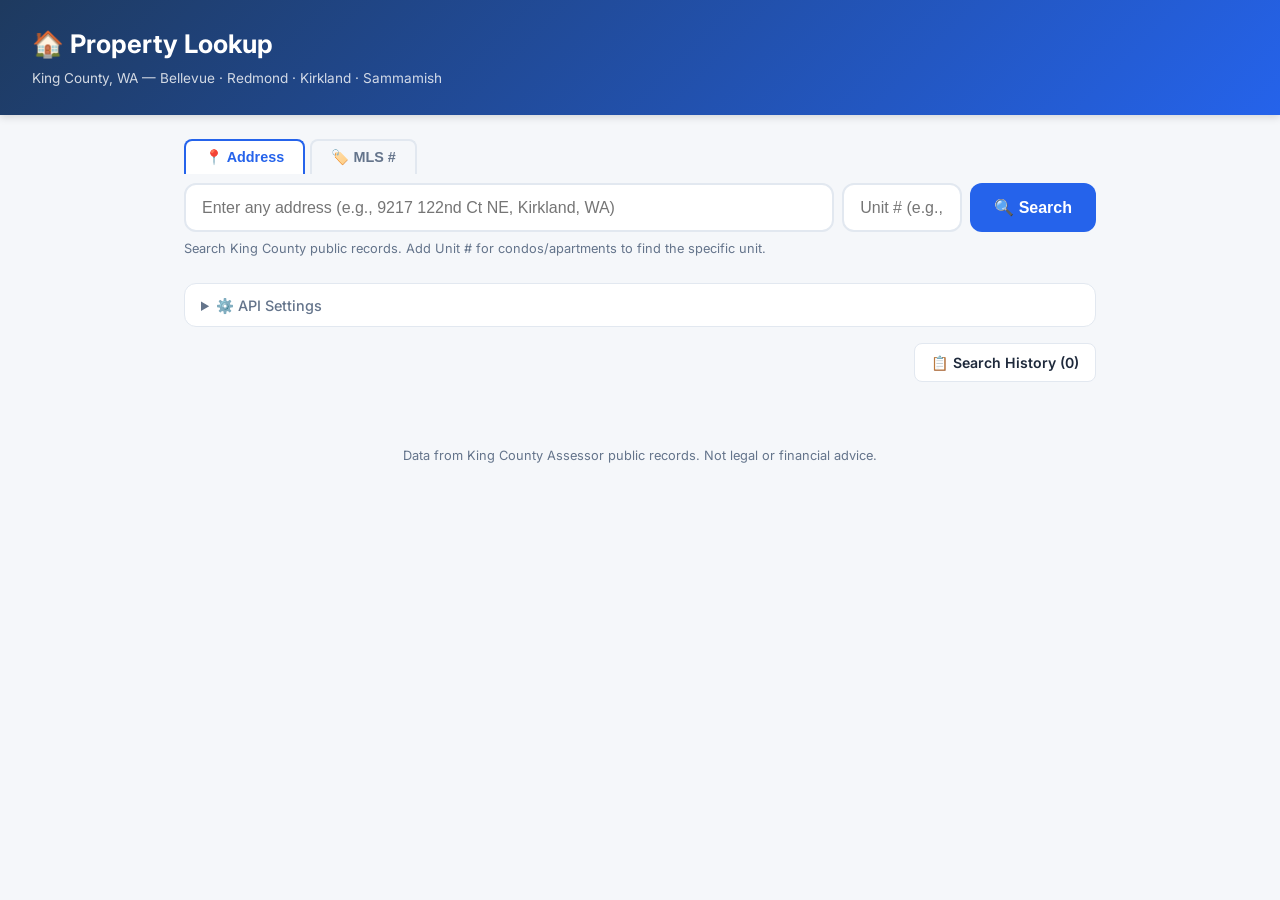
<file: public/index.html>
<!DOCTYPE html>
<html lang="en">
<head>
  <meta charset="UTF-8" />
  <meta name="viewport" content="width=device-width, initial-scale=1.0" />
  <title>Property Lookup — King County, WA</title>
  <link rel="stylesheet" href="style.css" />
  <link rel="preconnect" href="https://fonts.googleapis.com" />
  <link href="https://fonts.googleapis.com/css2?family=Inter:wght@400;500;600;700&display=swap" rel="stylesheet" />
</head>
<body>
  <header>
    <div class="header-inner">
      <h1>🏠 Property Lookup</h1>
      <span class="subtitle">King County, WA — Bellevue · Redmond · Kirkland · Sammamish</span>
    </div>
  </header>

  <main>
    <!-- Search -->
    <section class="search-section">
      <div class="search-tabs">
        <button class="tab active" onclick="switchTab('address', this)">📍 Address</button>
        <button class="tab" onclick="switchTab('mls', this)">🏷️ MLS #</button>
      </div>
      <div id="searchAddress" class="search-box">
        <input type="text" id="addressInput"
          placeholder="Enter any address (e.g., 9217 122nd Ct NE, Kirkland, WA)" />
        <input type="text" id="unitInput"
          placeholder="Unit # (e.g., 301)" class="unit-input" />
        <button id="searchBtn" onclick="doSearch()">🔍 Search</button>
      </div>
      <div id="searchMls" class="search-box hidden">
        <input type="text" id="mlsInput"
          placeholder="MLS number (e.g., 2489193)" />
        <select id="mlsState" title="State for MLS lookup">
          <option value="WA" selected>WA</option>
          <option value="AL">AL</option><option value="AK">AK</option><option value="AZ">AZ</option>
          <option value="AR">AR</option><option value="CA">CA</option><option value="CO">CO</option>
          <option value="CT">CT</option><option value="DE">DE</option><option value="FL">FL</option>
          <option value="GA">GA</option><option value="HI">HI</option><option value="ID">ID</option>
          <option value="IL">IL</option><option value="IN">IN</option><option value="IA">IA</option>
          <option value="KS">KS</option><option value="KY">KY</option><option value="LA">LA</option>
          <option value="ME">ME</option><option value="MD">MD</option><option value="MA">MA</option>
          <option value="MI">MI</option><option value="MN">MN</option><option value="MS">MS</option>
          <option value="MO">MO</option><option value="MT">MT</option><option value="NE">NE</option>
          <option value="NV">NV</option><option value="NH">NH</option><option value="NJ">NJ</option>
          <option value="NM">NM</option><option value="NY">NY</option><option value="NC">NC</option>
          <option value="ND">ND</option><option value="OH">OH</option><option value="OK">OK</option>
          <option value="OR">OR</option><option value="PA">PA</option><option value="RI">RI</option>
          <option value="SC">SC</option><option value="SD">SD</option><option value="TN">TN</option>
          <option value="TX">TX</option><option value="UT">UT</option><option value="VT">VT</option>
          <option value="VA">VA</option><option value="WV">WV</option><option value="WI">WI</option>
          <option value="WY">WY</option><option value="DC">DC</option>
        </select>
        <button id="searchMlsBtn" onclick="doMlsSearch()">🔍 Lookup</button>
      </div>
      <p class="hint" id="searchHint">Search King County public records. Add Unit # for condos/apartments to find the specific unit.</p>
    </section>

    <!-- Settings Toggle -->
    <details class="settings-panel">
      <summary>⚙️ API Settings</summary>
      <div class="settings-body">
        <label>
          Realtor RapidAPI Key <span class="note">(for estimated value, property photos, MLS lookup &amp; HOA data — <a href="https://rapidapi.com/apidojo/api/realtor" target="_blank">get free key</a>)</span>
          <input type="password" id="realtorApiKey" placeholder="From rapidapi.com/apidojo/api/realtor" />
        </label>
        <label>
          Google Maps API Key <span class="note">(for Street View images — <a href="https://console.cloud.google.com/apis/credentials" target="_blank">get one free</a>)</span>
          <input type="password" id="googleMapsKey" placeholder="AIza..." />
        </label>
        <button onclick="saveSettings()">💾 Save Keys</button>
        <span id="settingsStatus" class="note"></span>
      </div>
    </details>

    <!-- Search History Link -->
    <div style="text-align:right;margin-bottom:0.5rem;">
      <a href="history.html" target="_blank" class="history-link" id="historyLink">📋 Search History (<span id="historyCount">0</span>)</a>
    </div>

    <!-- Loading -->
    <div id="loading" class="hidden">
      <div class="spinner"></div>
      <p>Searching King County Assessor records…</p>
    </div>

    <!-- Error -->
    <div id="error" class="hidden card error-card">
      <p id="errorMsg"></p>
    </div>

    <!-- No Results -->
    <div id="noResults" class="hidden card no-results-card">
      <div class="no-results-icon">🔍</div>
      <h2>No Property Found</h2>
      <p>We couldn't find any King County records for:<br><strong id="noResultsAddr"></strong></p>
      <div class="no-results-tips">
        <h3>Tips for better results:</h3>
        <ul>
          <li>Use just the <strong>street address</strong> without city/state (e.g., <code>1835 104TH AVE NE</code>)</li>
          <li>Use the official street name — check your mail or <a href="https://gismaps.kingcounty.gov/parcelviewer2/" target="_blank">KC Parcel Viewer</a></li>
          <li>Spell out abbreviations: <code>AVE</code>, <code>ST</code>, <code>DR</code>, <code>NE</code>, <code>SE</code></li>
          <li>This tool only covers <strong>King County, WA</strong></li>
        </ul>
      </div>
    </div>

    <!-- Results -->
    <div id="results" class="hidden">
      <!-- Data Sources Banner -->
      <div class="sources-banner" id="sourcesBanner"></div>

      <!-- Property Images -->
      <section class="card" id="imageCard">
        <h2>📸 Property Images</h2>
        <div class="image-gallery" id="imageGallery">
          <!-- Filled dynamically: Realtor photo, Google Street View, map -->
        </div>
        <div class="photo-links" id="photoLinks">
          <!-- Links to Zillow photos, Realtor, Redfin, Google Street View -->
        </div>
      </section>

      <!-- Property Overview -->
      <section class="card" id="overviewCard">
        <h2>📋 Property Overview</h2>
        <div class="overview-grid">
          <div class="overview-details" id="overviewDetails"></div>
        </div>
      </section>

      <!-- Market Value -->
      <section class="card" id="marketCard">
        <h2>💰 Market Value</h2>
        <div class="value-grid" id="marketValues"></div>
        <div id="rentalValues"></div>
      </section>

      <!-- Monthly Cost Breakdown -->
      <section class="card" id="emiCard">
        <h2>💳 Monthly Cost Breakdown</h2>
        <div class="emi-inputs" id="emiInputs">
          <div class="emi-row">
            <label>Home Price ($): <input type="number" id="emiPrice" placeholder="0" /></label>
            <label>Down Payment (%): <input type="number" id="emiDown" value="10" min="0" max="100" step="1" /></label>
          </div>
          <div class="emi-row">
            <label>Interest Rate (%): <input type="number" id="emiRate" step="0.01" placeholder="6.5" /></label>
            <label>Loan Term (years):
              <select id="emiTerm">
                <option value="30" selected>30 years</option>
                <option value="20">20 years</option>
                <option value="15">15 years</option>
                <option value="10">10 years</option>
              </select>
            </label>
          </div>
          <div class="emi-row">
            <label>Annual Property Tax ($): <input type="number" id="emiTax" placeholder="0" /></label>
            <label>Monthly HOA ($): <input type="number" id="emiHoa" placeholder="0" /></label>
          </div>
          <div class="emi-row">
            <label>Annual Insurance ($): <input type="number" id="emiInsurance" placeholder="0" /></label>
          </div>
          <div style="margin-top:0.6rem;">
            <button class="emi-calc-btn" onclick="recalculateEMI()">🔄 Recalculate Monthly Cost</button>
          </div>
          <div id="emiRateSource" class="note" style="margin-top:0.3rem;"></div>
        </div>
        <div class="emi-breakdown" id="emiBreakdown"></div>
      </section>

      <!-- My Notes & HOA Coverage -->
      <section class="card" id="notesCard">
        <h2>📝 My Notes</h2>
        <div style="display:flex;flex-direction:column;gap:0.8rem;">
          <div>
            <label style="font-weight:600;font-size:0.9rem;display:block;margin-bottom:0.3rem;">Additional Notes</label>
            <textarea id="userNotes" rows="3" placeholder="Your notes about this property (e.g., liked the layout, needs new roof, quiet neighborhood...)" style="width:100%;padding:0.6rem;border:1px solid var(--border);border-radius:8px;font-family:inherit;font-size:0.88rem;resize:vertical;"></textarea>
          </div>
          <div>
            <label style="font-weight:600;font-size:0.9rem;display:block;margin-bottom:0.5rem;">HOA Covers</label>
            <div class="hoa-checkboxes" id="hoaCheckboxes">
              <label class="hoa-cb"><input type="checkbox" value="Water"> Water</label>
              <label class="hoa-cb"><input type="checkbox" value="Sewer"> Sewer</label>
              <label class="hoa-cb"><input type="checkbox" value="Garbage"> Garbage</label>
              <label class="hoa-cb"><input type="checkbox" value="Exterior Maintenance"> Exterior Maintenance</label>
              <label class="hoa-cb"><input type="checkbox" value="Roof"> Roof</label>
              <label class="hoa-cb"><input type="checkbox" value="Landscaping"> Landscaping</label>
              <label class="hoa-cb"><input type="checkbox" value="Snow Removal"> Snow Removal</label>
              <label class="hoa-cb"><input type="checkbox" value="Common Areas"> Common Areas</label>
              <label class="hoa-cb"><input type="checkbox" value="Pool"> Pool</label>
              <label class="hoa-cb"><input type="checkbox" value="Gym / Fitness"> Gym / Fitness</label>
              <label class="hoa-cb"><input type="checkbox" value="Clubhouse"> Clubhouse</label>
              <label class="hoa-cb"><input type="checkbox" value="Parking"> Parking</label>
              <label class="hoa-cb"><input type="checkbox" value="Security / Gate"> Security / Gate</label>
              <label class="hoa-cb"><input type="checkbox" value="Insurance (Building)"> Insurance (Building)</label>
              <label class="hoa-cb"><input type="checkbox" value="Internet / Cable"> Internet / Cable</label>
              <label class="hoa-cb"><input type="checkbox" value="Pest Control"> Pest Control</label>
              <label class="hoa-cb"><input type="checkbox" value="Earthquake Insurance"> Earthquake Insurance</label>
              <label class="hoa-cb"><input type="checkbox" value="Reserve Fund"> Reserve Fund</label>
            </div>
            <input type="text" id="hoaCoversOther" placeholder="Other (comma-separated)" style="width:100%;margin-top:0.4rem;padding:0.5rem 0.6rem;border:1px solid var(--border);border-radius:8px;font-size:0.85rem;" />
          </div>
          <button class="emi-calc-btn" onclick="saveNotes()" style="max-width:250px;">💾 Save Notes</button>
        </div>
      </section>

      <!-- Sales History -->
      <section class="card" id="salesCard">
        <h2>🏷️ Sales &amp; Price History</h2>
        <table id="salesTable">
          <thead><tr><th>Date</th><th>Price</th><th>Event</th><th>Source</th></tr></thead>
          <tbody id="salesBody"></tbody>
        </table>
        <p id="salesEmpty" class="empty hidden">No sales or price history found. Check eReal Property for older records.</p>
      </section>

      <!-- Condition & Quality -->
      <section class="card" id="conditionCard">
        <h2>🔨 Property Condition & Details</h2>
        <div class="condition-grid" id="conditionGrid"></div>
      </section>

      <!-- Vastu & Direction -->
      <section class="card" id="vastuCard">
        <h2>🧭 Vastu Shastra Analysis</h2>
        <details class="vastu-explainer">
          <summary>❓ What is Vastu Shastra &amp; why does it matter for your home?</summary>
          <div class="vastu-explainer-body">
            <p><strong>Vastu Shastra</strong> is an ancient Indian architectural science (over 5,000 years old) that guides the design and orientation of buildings to harmonize with natural energy flows — sunlight, wind, magnetic fields, and cosmic energy.</p>
            <p><strong>The entrance door direction</strong> is the single most important Vastu factor when buying a home. It determines which cosmic energy enters your living space and influences health, wealth, career, and relationships.</p>
            <h4>🎯 How to use this analysis:</h4>
            <ol>
              <li><strong>Find the direction:</strong> Stand at your main entrance door, facing outward. Use a compass app on your phone — the direction you face is your entrance direction.</li>
              <li><strong>Select it on the compass above</strong> to see the full analysis.</li>
              <li><strong>Read the career-specific sections</strong> (💻 IT and 💰 Finance) for guidance tailored to your profession.</li>
              <li><strong>Apply remedies</strong> if the direction is below average — most Vastu doshas (defects) can be significantly reduced with the right remedies.</li>
            </ol>
            <h4>📊 Direction Rankings (best → worst):</h4>
            <table class="vastu-rank-table">
              <tr><td>🟢 <strong>NE (95)</strong></td><td>Best overall — wisdom, prosperity, spiritual growth</td></tr>
              <tr><td>🟢 <strong>E (90)</strong></td><td>Leadership, health, morning energy — great for managers</td></tr>
              <tr><td>🟢 <strong>N (85)</strong></td><td>Wealth &amp; career — #1 for finance professionals</td></tr>
              <tr><td>🟢 <strong>W (65)</strong></td><td>Steady growth through discipline — Saturn rewards patience</td></tr>
              <tr><td>🟡 <strong>NW (60)</strong></td><td>Mobility &amp; networking — good for consultants, risky for stability</td></tr>
              <tr><td>🟡 <strong>SE (55)</strong></td><td>Fire energy — drives ambition but can cause burnout &amp; conflicts</td></tr>
              <tr><td>🟠 <strong>S (45)</strong></td><td>Obstacles &amp; stagnation — needs strong remedies</td></tr>
              <tr><td>🔴 <strong>SW (30)</strong></td><td>Most challenging — confusion, losses. Consider carefully before buying</td></tr>
            </table>
            <p class="note" style="margin-top:0.8rem">⚠️ Vastu is one factor among many. A great home in a good location with an imperfect direction can still be the right choice — especially with remedies applied. Use this as guidance, not a dealbreaker.</p>
          </div>
        </details>
        <div class="vastu-direction">
          <label class="vastu-label">Entrance Door Direction:</label>
          <div class="direction-picker" id="directionPicker">
            <div class="compass-ring">
              <button class="dir-btn" data-dir="N" onclick="setDirection('N',this)">N</button>
              <button class="dir-btn" data-dir="NE" onclick="setDirection('NE',this)">NE</button>
              <button class="dir-btn" data-dir="E" onclick="setDirection('E',this)">E</button>
              <button class="dir-btn" data-dir="SE" onclick="setDirection('SE',this)">SE</button>
              <button class="dir-btn" data-dir="S" onclick="setDirection('S',this)">S</button>
              <button class="dir-btn" data-dir="SW" onclick="setDirection('SW',this)">SW</button>
              <button class="dir-btn" data-dir="W" onclick="setDirection('W',this)">W</button>
              <button class="dir-btn" data-dir="NW" onclick="setDirection('NW',this)">NW</button>
            </div>
          </div>
          <p class="note" id="directionAutoNote"></p>
        </div>
        <div class="vastu-result" id="vastuResult">
          <p class="note">Select the entrance door direction above to see Vastu analysis.</p>
        </div>
      </section>

      <!-- Good Buy Analysis -->
      <section class="card" id="buyAnalysisCard">
        <h2>🎯 Should You Buy? — Analysis</h2>
        <div class="buy-score-header" id="buyScoreHeader"></div>
        <div class="buy-factors" id="buyFactors"></div>
        <div class="buy-summary" id="buySummary"></div>
      </section>

      <!-- HOA Info -->
      <section class="card" id="hoaCard">
        <h2>🏘️ HOA Information</h2>
        <div class="hoa-content" id="hoaContent"></div>
        <div class="hoa-manual">
          <h3>HOA Details (saved locally in your browser)</h3>
          <div class="hoa-form">
            <label>Monthly HOA ($): <input type="number" id="hoaManualCost" placeholder="0" /></label>
            <label>Notes: <textarea id="hoaNotes" rows="2" placeholder="e.g., includes pool, gym, landscaping…"></textarea></label>
            <button onclick="saveHoaManual()">💾 Save</button>
          </div>
        </div>
      </section>

      <!-- Special Assessments -->
      <section class="card" id="specialCard">
        <h2>⚠️ Special Assessments</h2>
        <div id="specialContent">
          <p class="note">Special assessments (LIDs, utility assessments) are not in public APIs.
            Check <a href="https://blue.kingcounty.com/Assessor/eRealProperty/" target="_blank">King County eReal Property</a>
            or your HOA documents. You can track them here:</p>
          <div class="hoa-form" style="margin-top:0.5rem">
            <label>Description: <input type="text" id="specialDesc" placeholder="e.g., Sewer LID" /></label>
            <label>Amount ($): <input type="number" id="specialAmount" placeholder="0" /></label>
            <button onclick="addSpecialAssessment()">➕ Add</button>
          </div>
          <ul id="specialList"></ul>
        </div>
      </section>

      <!-- Links -->
      <section class="card" id="linksCard">
        <h2>🔗 More Resources</h2>
        <div id="linksContent"></div>
      </section>
    </div>
  </main>

  <footer>
    <p>Data from King County Assessor public records. Not legal or financial advice.</p>
  </footer>

  <script src="app.js"></script>
</body>
</html>
</file>
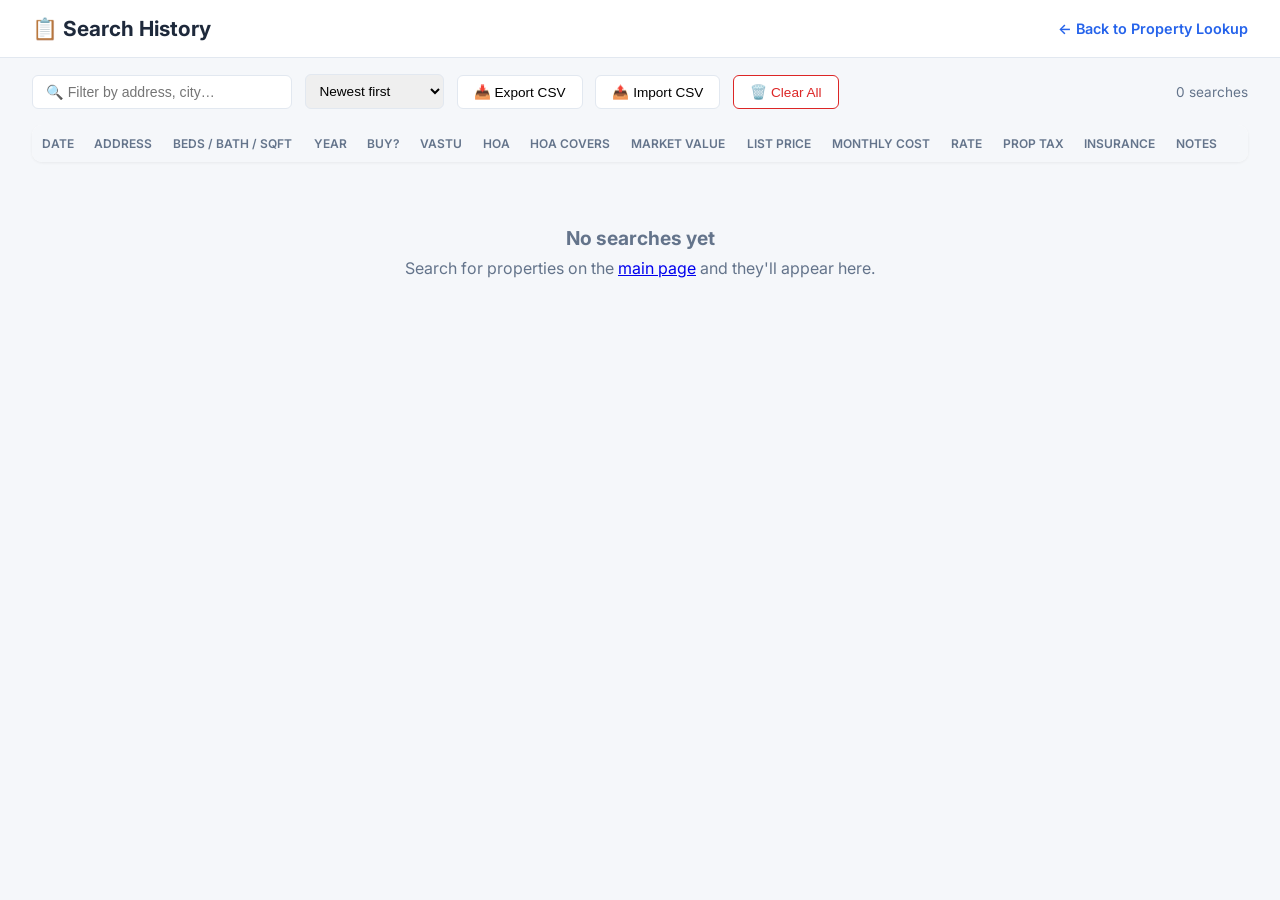
<file: public/history.html>
<!DOCTYPE html>
<html lang="en">
<head>
  <meta charset="UTF-8" />
  <meta name="viewport" content="width=device-width, initial-scale=1.0" />
  <title>Search History — Property Lookup</title>
  <link rel="preconnect" href="https://fonts.googleapis.com" />
  <link href="https://fonts.googleapis.com/css2?family=Inter:wght@400;500;600;700&display=swap" rel="stylesheet" />
  <style>
    :root {
      --bg: #f5f7fa; --card: #ffffff; --accent: #2563eb; --accent-light: #dbeafe;
      --green: #16a34a; --red: #dc2626; --text: #1e293b; --muted: #64748b; --border: #e2e8f0;
      --primary: #4f46e5;
    }
    * { margin: 0; padding: 0; box-sizing: border-box; }
    body { font-family: "Inter", sans-serif; background: var(--bg); color: var(--text); }

    header {
      background: var(--card); border-bottom: 1px solid var(--border);
      padding: 1rem 2rem; display: flex; justify-content: space-between; align-items: center;
    }
    header h1 { font-size: 1.3rem; }
    header a { color: var(--accent); text-decoration: none; font-weight: 600; font-size: 0.9rem; }
    header a:hover { text-decoration: underline; }

    .toolbar {
      display: flex; gap: 0.8rem; align-items: center; padding: 1rem 2rem; flex-wrap: wrap;
    }
    .toolbar input {
      padding: 0.5rem 0.8rem; border: 1px solid var(--border); border-radius: 6px;
      font-size: 0.88rem; width: 260px;
    }
    .toolbar select {
      padding: 0.5rem 0.6rem; border: 1px solid var(--border); border-radius: 6px; font-size: 0.85rem;
    }
    .toolbar button {
      padding: 0.5rem 1rem; border: 1px solid var(--border); border-radius: 6px;
      background: var(--card); cursor: pointer; font-size: 0.85rem; font-weight: 500;
    }
    .toolbar button:hover { background: var(--accent-light); }
    .toolbar button.danger { color: var(--red); border-color: var(--red); }
    .toolbar button.danger:hover { background: #fee2e2; }
    .count { font-size: 0.85rem; color: var(--muted); margin-left: auto; }

    .table-wrap { padding: 0 2rem 2rem; overflow-x: auto; }
    table { width: 100%; border-collapse: collapse; font-size: 0.85rem; background: var(--card); border-radius: 10px; overflow: hidden; box-shadow: 0 1px 3px rgba(0,0,0,0.06); }
    thead { background: var(--bg); position: sticky; top: 0; z-index: 1; }
    th {
      text-align: left; padding: 0.7rem 0.6rem; font-weight: 600; font-size: 0.75rem;
      text-transform: uppercase; color: var(--muted); white-space: nowrap; cursor: pointer; user-select: none;
    }
    th:hover { color: var(--text); }
    th .sort-arrow { font-size: 0.65rem; margin-left: 2px; }
    td { padding: 0.6rem; border-top: 1px solid var(--border); white-space: nowrap; }
    tr:hover { background: var(--accent-light); }
    tr { cursor: pointer; }
    tbody tr:hover td:first-child::before { content: "🔍 "; font-size: 0.7rem; }

    .buy-badge {
      display: inline-block; padding: 0.2rem 0.55rem; border-radius: 10px;
      font-size: 0.75rem; font-weight: 600; white-space: nowrap;
    }
    .buy-strong { background: #dcfce7; color: #166534; }
    .buy-decent { background: #fef9c3; color: #854d0e; }
    .buy-caution { background: #ffedd5; color: #9a3412; }
    .buy-no { background: #fee2e2; color: #991b1b; }

    .vastu-good { color: var(--green); font-weight: 600; }
    .vastu-ok { color: #f59e0b; font-weight: 600; }
    .vastu-bad { color: var(--red); font-weight: 600; }

    .addr-cell { max-width: 280px; overflow: hidden; text-overflow: ellipsis; }
    .notes-cell { max-width: 180px; overflow: hidden; text-overflow: ellipsis; white-space: nowrap; font-size: 0.8rem; color: var(--muted); }
    .notes-cell:hover { white-space: normal; overflow: visible; background: var(--card); position: relative; z-index: 2; box-shadow: 0 2px 8px rgba(0,0,0,0.1); }
    .sub { font-size: 0.75rem; color: var(--muted); }

    .empty-state {
      text-align: center; padding: 4rem 2rem; color: var(--muted);
    }
    .empty-state h2 { font-size: 1.2rem; margin-bottom: 0.5rem; }

    .del-btn {
      background: none; border: 1px solid transparent; border-radius: 6px; cursor: pointer;
      color: var(--muted); font-size: 0.85rem; padding: 0.25rem 0.5rem; transition: all 0.15s;
    }
    .del-btn:hover { color: var(--red); border-color: var(--red); background: #fee2e2; }

    @media (max-width: 768px) {
      header, .toolbar, .table-wrap { padding-left: 1rem; padding-right: 1rem; }
      .toolbar input { width: 100%; }
    }
  </style>
</head>
<body>

<header>
  <h1>📋 Search History</h1>
  <a href="index.html">← Back to Property Lookup</a>
</header>

<div class="toolbar">
  <input type="text" id="filterInput" placeholder="🔍 Filter by address, city…" oninput="renderTable()" />
  <select id="sortBy" onchange="renderTable()">
    <option value="date-desc">Newest first</option>
    <option value="date-asc">Oldest first</option>
    <option value="score-desc">Best buy score</option>
    <option value="score-asc">Worst buy score</option>
    <option value="price-asc">Lowest price</option>
    <option value="price-desc">Highest price</option>
    <option value="monthly-asc">Lowest monthly</option>
    <option value="monthly-desc">Highest monthly</option>
  </select>
  <button onclick="exportCSV()">📥 Export CSV</button>
  <button onclick="document.getElementById('csvFileInput').click()">📤 Import CSV</button>
  <input type="file" id="csvFileInput" accept=".csv" style="display:none" onchange="importCSV(this)" />
  <button class="danger" onclick="clearAll()">🗑️ Clear All</button>
  <span class="count" id="countLabel">0 searches</span>
</div>

<div class="table-wrap">
  <table id="historyTable">
    <thead>
      <tr>
        <th>Date</th>
        <th>Address</th>
        <th>Beds / Bath / SqFt</th>
        <th>Year</th>
        <th>Buy?</th>
        <th>Vastu</th>
        <th>HOA</th>
        <th>HOA Covers</th>
        <th>Market Value</th>
        <th>List Price</th>
        <th>Monthly Cost</th>
        <th>Rate</th>
        <th>Prop Tax</th>
        <th>Insurance</th>
        <th>Notes</th>
        <th></th>
      </tr>
    </thead>
    <tbody id="historyBody"></tbody>
  </table>
  <div class="empty-state hidden" id="emptyState">
    <h2>No searches yet</h2>
    <p>Search for properties on the <a href="index.html">main page</a> and they'll appear here.</p>
  </div>
</div>

<script>
const HISTORY_KEY = "property_search_history";

function getHistory() {
  try { return JSON.parse(localStorage.getItem(HISTORY_KEY) || "[]"); }
  catch { return []; }
}

function fmtH(v) { return v ? "$" + Math.round(v).toLocaleString() : "—"; }

function renderTable() {
  const filter = document.getElementById("filterInput").value.toLowerCase();
  const sortKey = document.getElementById("sortBy").value;
  let data = getHistory();

  // Filter
  if (filter) {
    data = data.filter(h =>
      (h.address || "").toLowerCase().includes(filter) ||
      (h.city || "").toLowerCase().includes(filter) ||
      (h.state || "").toLowerCase().includes(filter) ||
      (h.zip || "").includes(filter)
    );
  }

  // Sort
  const [field, dir] = sortKey.split("-");
  data.sort((a, b) => {
    let va, vb;
    if (field === "date") { va = new Date(a.date).getTime(); vb = new Date(b.date).getTime(); }
    else if (field === "score") { va = a.buyScore ?? -1; vb = b.buyScore ?? -1; }
    else if (field === "price") { va = a.listPrice || a.marketValue || 0; vb = b.listPrice || b.marketValue || 0; }
    else if (field === "monthly") { va = a.totalMonthly || 0; vb = b.totalMonthly || 0; }
    else { va = 0; vb = 0; }
    return dir === "asc" ? va - vb : vb - va;
  });

  document.getElementById("countLabel").textContent = `${data.length} search${data.length !== 1 ? "es" : ""}`;

  const tbody = document.getElementById("historyBody");
  const empty = document.getElementById("emptyState");

  if (data.length === 0) {
    tbody.innerHTML = "";
    empty.classList.remove("hidden");
    document.getElementById("historyTable").classList.add("hidden");
    return;
  }

  empty.classList.add("hidden");
  document.getElementById("historyTable").classList.remove("hidden");

  tbody.innerHTML = data.map(h => {
    const d = new Date(h.date);
    const dateStr = d.toLocaleDateString("en-US", { month: "short", day: "numeric", year: "numeric" });
    const timeStr = d.toLocaleTimeString("en-US", { hour: "numeric", minute: "2-digit" });

    // Buy badge
    let buyHtml = "—";
    if (h.buyScore != null) {
      let cls = "buy-no";
      if (h.buyScore >= 75) cls = "buy-strong";
      else if (h.buyScore >= 55) cls = "buy-decent";
      else if (h.buyScore >= 40) cls = "buy-caution";
      buyHtml = `<span class="buy-badge ${cls}">${h.buyScore} · ${h.buyVerdict || ""}</span>`;
    }

    // Vastu
    let vastuHtml = "—";
    if (h.vastuDir) {
      let cls = "vastu-ok";
      if (h.vastuRating === "Excellent" || h.vastuRating === "Very Good") cls = "vastu-good";
      else if (h.vastuRating === "Challenging" || h.vastuRating === "Difficult") cls = "vastu-bad";
      vastuHtml = `<span class="${cls}">${h.vastuDir}</span> <span class="sub">${h.vastuRating || ""}</span>`;
    }

    // Beds/bath/sqft
    const specs = [h.bedrooms ? h.bedrooms + "bd" : null, h.bathrooms ? h.bathrooms + "ba" : null, h.sqft ? Number(h.sqft).toLocaleString() + "sf" : null].filter(Boolean).join(" / ") || "—";

    const addr = h.address || "—";
    const loc = [h.city, h.state, h.zip].filter(Boolean).join(", ");
    const fullAddr = [addr, h.city, h.state, h.zip].filter(Boolean).join(", ");

    return `<tr onclick="goSearch('${encodeURIComponent(fullAddr)}')">
      <td title="Click to search">${dateStr}<br><span class="sub">${timeStr}</span></td>
      <td class="addr-cell">${addr}<br><span class="sub">${loc}</span></td>
      <td>${specs}</td>
      <td>${h.yearBuilt || "—"}</td>
      <td>${buyHtml}</td>
      <td>${vastuHtml}</td>
      <td>${h.hoaMonthly ? fmtH(h.hoaMonthly) + "/mo" : "—"}</td>
      <td class="notes-cell" title="${(h.hoaCovers || '').replace(/"/g, '&quot;')}">${h.hoaCovers || "—"}</td>
      <td>${fmtH(h.marketValue)}</td>
      <td>${fmtH(h.listPrice)}</td>
      <td>${h.totalMonthly ? fmtH(h.totalMonthly) + "/mo" : "—"}</td>
      <td>${h.rate ? h.rate + "%" : "—"}</td>
      <td>${h.propertyTax ? fmtH(h.propertyTax) + "/yr" : "—"}</td>
      <td>${h.insurance ? fmtH(h.insurance) + "/yr" : "—"}</td>
      <td class="notes-cell" title="${(h.notes || '').replace(/"/g, '&quot;')}">${h.notes || "—"}</td>
      <td><button class="del-btn" onclick="event.stopPropagation();deleteEntry(${h.id})" title="Delete">✕</button></td>
    </tr>`;
  }).join("");
}

function goSearch(encodedAddr) {
  const addr = decodeURIComponent(encodedAddr);
  // Store in sessionStorage as backup (some browsers lose query params with file://)
  sessionStorage.setItem("pending_search", addr);
  window.location.href = `index.html?search=${encodeURIComponent(addr)}`;
}

function clearAll() {
  if (!confirm("Clear all search history? This cannot be undone.")) return;
  localStorage.removeItem(HISTORY_KEY);
  renderTable();
}

function deleteEntry(id) {
  const history = getHistory().filter(h => h.id !== id);
  localStorage.setItem(HISTORY_KEY, JSON.stringify(history));
  renderTable();
}

function exportCSV() {
  const data = getHistory();
  if (data.length === 0) { alert("No history to export."); return; }

  const headers = ["Date", "Address", "City", "State", "ZIP", "Beds", "Baths", "SqFt", "Year Built",
    "Buy Score", "Buy Verdict", "Vastu Dir", "Vastu Rating", "HOA/mo", "HOA Covers", "Market Value", "List Price",
    "Monthly Cost", "Rate %", "Prop Tax/yr", "Insurance/yr", "Notes"];

  const rows = data.map(h => [
    new Date(h.date).toLocaleDateString(), h.address, h.city, h.state, h.zip,
    h.bedrooms, h.bathrooms, h.sqft, h.yearBuilt,
    h.buyScore, h.buyVerdict, h.vastuDir, h.vastuRating,
    h.hoaMonthly, h.hoaCovers, h.marketValue, h.listPrice, h.totalMonthly,
    h.rate, h.propertyTax, h.insurance, h.notes
  ]);

  const csv = [headers, ...rows].map(r => r.map(v => `"${v ?? ""}"`).join(",")).join("\n");
  const blob = new Blob([csv], { type: "text/csv" });
  const url = URL.createObjectURL(blob);
  const a = document.createElement("a");
  a.href = url; a.download = `property-search-history-${new Date().toISOString().slice(0,10)}.csv`;
  a.click(); URL.revokeObjectURL(url);
}

function importCSV(input) {
  const file = input.files[0];
  if (!file) return;
  input.value = ""; // reset so same file can be re-imported

  const reader = new FileReader();
  reader.onload = function(e) {
    try {
      const text = e.target.result;
      const rows = parseCSV(text);
      if (rows.length < 2) { alert("CSV file is empty or has no data rows."); return; }

      const headers = rows[0].map(h => h.trim().toLowerCase());
      const dataRows = rows.slice(1);

      // Map CSV columns to history entry fields
      const colMap = {
        "date": "date", "address": "address", "city": "city", "state": "state", "zip": "zip",
        "beds": "bedrooms", "baths": "bathrooms", "sqft": "sqft", "year built": "yearBuilt",
        "buy score": "buyScore", "buy verdict": "buyVerdict", "vastu dir": "vastuDir", "vastu rating": "vastuRating",
        "hoa/mo": "hoaMonthly", "hoa covers": "hoaCovers", "market value": "marketValue", "list price": "listPrice",
        "monthly cost": "totalMonthly", "rate %": "rate", "prop tax/yr": "propertyTax", "insurance/yr": "insurance",
        "notes": "notes"
      };

      const colIndices = {};
      headers.forEach((h, i) => { if (colMap[h]) colIndices[colMap[h]] = i; });

      if (!colIndices.address && colIndices.address !== 0) {
        alert("CSV must have an 'Address' column."); return;
      }

      const numFields = new Set(["bedrooms", "bathrooms", "sqft", "yearBuilt", "buyScore",
        "hoaMonthly", "marketValue", "listPrice", "totalMonthly", "rate", "propertyTax", "insurance"]);

      const existing = getHistory();
      const existingAddrs = new Set(existing.map(h => h.address));
      let imported = 0, skipped = 0;

      for (const row of dataRows) {
        const get = (field) => {
          const idx = colIndices[field];
          return idx != null && row[idx] != null ? row[idx].trim() : "";
        };

        const addr = get("address");
        if (!addr || addr === "—") continue;

        // Skip duplicates
        if (existingAddrs.has(addr)) { skipped++; continue; }

        const entry = {
          id: Date.now() + imported,
          date: get("date") ? new Date(get("date")).toISOString() : new Date().toISOString(),
          address: addr,
          city: get("city"),
          state: get("state") || "WA",
          zip: get("zip"),
        };

        // Map all other fields
        for (const [field, idx] of Object.entries(colIndices)) {
          if (["date", "address", "city", "state", "zip"].includes(field)) continue;
          const val = row[idx] != null ? row[idx].trim() : "";
          if (!val || val === "—") continue;
          if (numFields.has(field)) {
            const num = parseFloat(val.replace(/[$,]/g, ""));
            if (!isNaN(num)) entry[field] = num;
          } else {
            entry[field] = val;
          }
        }

        existing.unshift(entry);
        existingAddrs.add(addr);
        imported++;
      }

      // Keep max 200 entries for imports
      if (existing.length > 200) existing.length = 200;
      localStorage.setItem(HISTORY_KEY, JSON.stringify(existing));
      renderTable();

      alert(`✅ Imported ${imported} entries` + (skipped ? `, skipped ${skipped} duplicates` : ""));
    } catch (err) {
      alert("Failed to import CSV: " + err.message);
      console.error("CSV import error:", err);
    }
  };
  reader.readAsText(file);
}

// Parse CSV handling quoted fields with commas and newlines
function parseCSV(text) {
  const rows = [];
  let row = [];
  let field = "";
  let inQuotes = false;

  for (let i = 0; i < text.length; i++) {
    const ch = text[i];
    const next = text[i + 1];

    if (inQuotes) {
      if (ch === '"' && next === '"') {
        field += '"'; i++; // escaped quote
      } else if (ch === '"') {
        inQuotes = false;
      } else {
        field += ch;
      }
    } else {
      if (ch === '"') {
        inQuotes = true;
      } else if (ch === ',') {
        row.push(field); field = "";
      } else if (ch === '\n' || (ch === '\r' && next === '\n')) {
        row.push(field); field = "";
        if (row.some(f => f.trim())) rows.push(row);
        row = [];
        if (ch === '\r') i++; // skip \n after \r
      } else {
        field += ch;
      }
    }
  }
  // Last row
  if (field || row.length) { row.push(field); if (row.some(f => f.trim())) rows.push(row); }
  return rows;
}

// Handle ?search= param from clicking a row
window.addEventListener("DOMContentLoaded", () => {
  renderTable();
  // Listen for storage changes from the main page
  window.addEventListener("storage", (e) => { if (e.key === HISTORY_KEY) renderTable(); });
});
</script>
</body>
</html>
</file>
<file: public/style.css>
:root {
  --bg: #f5f7fa;
  --card: #ffffff;
  --accent: #2563eb;
  --accent-light: #dbeafe;
  --green: #16a34a;
  --red: #dc2626;
  --text: #1e293b;
  --muted: #64748b;
  --border: #e2e8f0;
  --radius: 12px;
}

* { margin: 0; padding: 0; box-sizing: border-box; }

body {
  font-family: 'Inter', -apple-system, sans-serif;
  background: var(--bg);
  color: var(--text);
  line-height: 1.6;
}

header {
  background: linear-gradient(135deg, #1e3a5f 0%, #2563eb 100%);
  color: white;
  padding: 1.5rem 2rem;
  box-shadow: 0 2px 8px rgba(0,0,0,0.15);
}
.header-inner h1 { font-size: 1.6rem; font-weight: 700; }
.subtitle { font-size: 0.85rem; opacity: 0.8; }

main { max-width: 960px; margin: 0 auto; padding: 1.5rem; }

/* Search */
.search-section { margin-bottom: 1.5rem; }
/* Search Tabs */
.search-tabs {
  display: flex;
  gap: 0.3rem;
  margin-bottom: 0.6rem;
}
.search-tabs .tab {
  padding: 0.5rem 1.2rem;
  background: var(--bg);
  border: 2px solid var(--border);
  border-bottom: none;
  border-radius: 8px 8px 0 0;
  font-size: 0.9rem;
  font-weight: 600;
  cursor: pointer;
  color: var(--muted);
  transition: all 0.2s;
}
.search-tabs .tab.active {
  background: var(--card);
  color: var(--accent);
  border-color: var(--accent);
}
.search-tabs .tab:hover:not(.active) { background: var(--accent-light); }

.search-box {
  display: flex;
  gap: 0.5rem;
}
.search-box input {
  flex: 1;
  padding: 0.85rem 1rem;
  border: 2px solid var(--border);
  border-radius: var(--radius);
  font-size: 1rem;
  outline: none;
  transition: border-color 0.2s;
}
.search-box input:focus { border-color: var(--accent); }
.unit-input {
  flex: 0 0 120px !important;
  max-width: 120px;
}
.search-box button {
  padding: 0.85rem 1.5rem;
  background: var(--accent);
  color: white;
  border: none;
  border-radius: var(--radius);
  font-size: 1rem;
  font-weight: 600;
  cursor: pointer;
  white-space: nowrap;
}
.search-box button:hover { background: #1d4ed8; }
.search-box button:disabled { opacity: 0.6; cursor: wait; }
.search-box select {
  padding: 0.85rem 0.5rem;
  border: 2px solid var(--border);
  border-radius: var(--radius);
  font-size: 1rem;
  background: var(--card);
  cursor: pointer;
}
.search-box select:focus { border-color: var(--accent); outline: none; }
.hint { font-size: 0.8rem; color: var(--muted); margin-top: 0.4rem; }

/* Cards */
.card {
  background: var(--card);
  border-radius: var(--radius);
  padding: 1.5rem;
  margin-bottom: 1rem;
  box-shadow: 0 1px 3px rgba(0,0,0,0.08);
  border: 1px solid var(--border);
}
.card h2 {
  font-size: 1.15rem;
  font-weight: 600;
  margin-bottom: 1rem;
  padding-bottom: 0.5rem;
  border-bottom: 2px solid var(--accent-light);
}

/* Sources Banner */
.sources-banner {
  background: var(--accent-light);
  border: 1px solid var(--accent);
  border-radius: var(--radius);
  padding: 0.6rem 1rem;
  margin-bottom: 1rem;
  font-size: 0.85rem;
  color: var(--accent);
  font-weight: 500;
}

/* Overview Grid */
.overview-grid {
  display: grid;
  grid-template-columns: 1fr;
  gap: 1rem;
}
.overview-details { display: grid; grid-template-columns: 1fr 1fr 1fr; gap: 0.5rem; }
.detail-item { padding: 0.4rem 0; }
.detail-label { font-size: 0.75rem; color: var(--muted); text-transform: uppercase; letter-spacing: 0.5px; }
.detail-value { font-size: 1.05rem; font-weight: 600; }

/* Image Gallery */
.image-gallery {
  display: grid;
  grid-template-columns: repeat(auto-fit, minmax(260px, 1fr));
  gap: 0.8rem;
  margin-bottom: 0.8rem;
}
.gallery-card {
  position: relative;
  border-radius: 8px;
  overflow: hidden;
  background: var(--bg);
  min-height: 180px;
}
.gallery-card img {
  width: 100%;
  height: 220px;
  object-fit: cover;
  display: block;
}
.gallery-card iframe {
  width: 100%;
  height: 220px;
  border: none;
}
.gallery-label {
  position: absolute;
  bottom: 6px;
  left: 6px;
  background: rgba(0,0,0,0.6);
  color: white;
  font-size: 0.7rem;
  font-weight: 600;
  padding: 2px 8px;
  border-radius: 4px;
  text-transform: uppercase;
  letter-spacing: 0.5px;
}
.gallery-placeholder {
  display: flex;
  flex-direction: column;
  align-items: center;
  justify-content: center;
  height: 220px;
  color: var(--muted);
  font-size: 1.2rem;
  text-align: center;
  padding: 1rem;
  line-height: 1.6;
}
.gallery-placeholder small { font-size: 0.8rem; margin-top: 0.3rem; }
.photo-links {
  display: flex;
  flex-wrap: wrap;
  gap: 0.4rem;
}
.photo-links a {
  display: inline-block;
  padding: 0.4rem 0.8rem;
  background: var(--bg);
  border: 1px solid var(--border);
  border-radius: 8px;
  color: var(--accent);
  text-decoration: none;
  font-weight: 500;
  font-size: 0.85rem;
}
.photo-links a:hover { background: var(--accent-light); }

/* Value Grid */
.value-grid {
  display: grid;
  grid-template-columns: repeat(auto-fit, minmax(180px, 1fr));
  gap: 1rem;
}
.value-box {
  background: var(--bg);
  padding: 1rem;
  border-radius: 8px;
  text-align: center;
}
.value-box .label { font-size: 0.75rem; color: var(--muted); text-transform: uppercase; }
.value-box .amount { font-size: 1.4rem; font-weight: 700; color: var(--accent); }
.value-box .sub { font-size: 0.8rem; color: var(--muted); }

/* EMI Calculator */
.emi-inputs { margin-bottom: 1rem; }
.emi-row {
  display: flex; gap: 1rem; margin-bottom: 0.6rem; flex-wrap: wrap; align-items: end;
}
.emi-row label {
  flex: 1; min-width: 180px; font-size: 0.85rem; font-weight: 500; color: var(--text);
}
.emi-row input, .emi-row select {
  display: block; width: 100%; margin-top: 0.25rem; padding: 0.45rem 0.6rem;
  border: 1px solid var(--border); border-radius: 6px; font-size: 0.9rem;
}
.emi-calc-btn {
  display: block; width: 100%; padding: 0.8rem 1.6rem; border: none; border-radius: 8px; cursor: pointer;
  background: linear-gradient(135deg, #4f46e5, #7c3aed); color: #fff; font-weight: 700; font-size: 1.05rem;
  letter-spacing: 0.02em; text-align: center;
  box-shadow: 0 3px 10px rgba(79, 70, 229, 0.35); transition: all 0.2s;
}
.emi-calc-btn:hover { background: linear-gradient(135deg, #4338ca, #6d28d9); box-shadow: 0 5px 16px rgba(79, 70, 229, 0.45); transform: translateY(-2px); }
.emi-calc-btn:active { transform: translateY(0); }

/* HOA Coverage Checkboxes */
.hoa-checkboxes {
  display: grid; grid-template-columns: repeat(auto-fill, minmax(180px, 1fr)); gap: 0.3rem 0.8rem;
}
.hoa-cb {
  display: flex; align-items: center; gap: 0.4rem; font-size: 0.85rem; cursor: pointer;
  padding: 0.25rem 0.4rem; border-radius: 6px; transition: background 0.15s;
}
.hoa-cb:hover { background: var(--accent-light); }
.hoa-cb input[type="checkbox"] { accent-color: var(--primary); width: 16px; height: 16px; cursor: pointer; }

.emi-breakdown {
  display: grid; grid-template-columns: 1fr 1fr; gap: 0.6rem;
}
.emi-item {
  display: flex; justify-content: space-between; align-items: center;
  padding: 0.6rem 0.8rem; background: var(--bg); border-radius: 8px; font-size: 0.9rem;
}
.emi-item .emi-label { color: var(--muted); font-weight: 500; }
.emi-item .emi-value { font-weight: 700; color: var(--text); }
.emi-item.emi-total {
  grid-column: 1 / -1; background: var(--primary); color: #fff;
  font-size: 1.05rem; border-radius: 8px; padding: 0.8rem 1rem;
}
.emi-item.emi-total .emi-label { color: rgba(255,255,255,0.85); }
.emi-item.emi-total .emi-value { color: #fff; font-size: 1.2rem; }
.emi-bar-container { grid-column: 1 / -1; margin-top: 0.3rem; }
.emi-bar {
  display: flex; height: 18px; border-radius: 9px; overflow: hidden; width: 100%;
}
.emi-bar div { height: 100%; transition: width 0.3s; }
.emi-legend {
  display: flex; flex-wrap: wrap; gap: 0.8rem; margin-top: 0.5rem; font-size: 0.78rem; color: var(--muted);
}
.emi-legend span::before {
  content: ""; display: inline-block; width: 10px; height: 10px; border-radius: 50%;
  margin-right: 4px; vertical-align: middle;
}

/* Appreciation Grid */
.appreciation-grid {
  display: grid;
  grid-template-columns: repeat(auto-fit, minmax(200px, 1fr));
  gap: 1rem;
}
.appr-box {
  background: var(--bg);
  padding: 1rem;
  border-radius: 8px;
  text-align: center;
}
.appr-box .period { font-size: 0.85rem; font-weight: 600; color: var(--muted); }
.appr-box .pct { font-size: 1.6rem; font-weight: 700; }
.appr-box .pct.positive { color: var(--green); }
.appr-box .pct.negative { color: var(--red); }
.appr-box .detail { font-size: 0.8rem; color: var(--muted); margin-top: 0.3rem; }

/* Tables */
table { width: 100%; border-collapse: collapse; font-size: 0.9rem; }
thead { background: var(--bg); }
th { text-align: left; padding: 0.6rem; font-weight: 600; font-size: 0.8rem; text-transform: uppercase; color: var(--muted); }
td { padding: 0.6rem; border-top: 1px solid var(--border); }
tr:hover { background: #f8fafc; }

/* History Link */
.history-link {
  display: inline-block; padding: 0.45rem 1rem; border-radius: 8px;
  background: var(--card); border: 1px solid var(--border); color: var(--text);
  font-size: 0.88rem; font-weight: 600; text-decoration: none; transition: all 0.2s;
}
.history-link:hover { background: var(--accent-light); border-color: var(--accent); }

/* History Table */
.history-table { font-size: 0.8rem; }
.history-table th { font-size: 0.72rem; white-space: nowrap; padding: 0.5rem; }
.history-table td { padding: 0.45rem 0.5rem; white-space: nowrap; font-size: 0.8rem; }
.history-table tr { cursor: pointer; }
.history-table tr:hover { background: var(--accent-light); }
.history-table .buy-badge {
  display: inline-block; padding: 0.15rem 0.5rem; border-radius: 10px;
  font-size: 0.72rem; font-weight: 600; white-space: nowrap;
}
.history-table .buy-strong { background: #dcfce7; color: #166534; }
.history-table .buy-decent { background: #fef9c3; color: #854d0e; }
.history-table .buy-caution { background: #ffedd5; color: #9a3412; }
.history-table .buy-no { background: #fee2e2; color: #991b1b; }

/* Condition Grid */
.condition-grid {
  display: grid;
  grid-template-columns: repeat(auto-fit, minmax(200px, 1fr));
  gap: 0.8rem;
}
.cond-item {
  background: var(--bg);
  padding: 0.8rem;
  border-radius: 8px;
  position: relative;
}
.cond-item .label {
  font-size: 0.75rem;
  color: var(--muted);
  text-transform: uppercase;
  display: flex;
  align-items: center;
  gap: 0.3rem;
}
.cond-item .value { font-weight: 600; }

/* Help Button & Popover */
.help-btn {
  background: none;
  border: none;
  cursor: pointer;
  font-size: 0.85rem;
  padding: 0;
  line-height: 1;
  opacity: 0.7;
  transition: opacity 0.2s;
}
.help-btn:hover { opacity: 1; }
.help-popover {
  position: absolute;
  top: 100%;
  left: 0;
  right: 0;
  z-index: 100;
  margin-top: 4px;
  background: #1e293b;
  color: #f1f5f9;
  padding: 0.8rem;
  border-radius: 8px;
  font-size: 0.82rem;
  line-height: 1.5;
  box-shadow: 0 8px 24px rgba(0,0,0,0.25);
  animation: popIn 0.15s ease-out;
  min-width: 240px;
}
.help-popover p { margin: 0 0 0.5rem; }
.help-popover button {
  background: var(--accent);
  color: white;
  border: none;
  padding: 0.3rem 0.8rem;
  border-radius: 4px;
  font-size: 0.78rem;
  font-weight: 600;
  cursor: pointer;
}
.help-popover button:hover { background: #1d4ed8; }
@keyframes popIn { from { opacity: 0; transform: translateY(-4px); } to { opacity: 1; transform: translateY(0); } }

/* HOA */
.hoa-content { margin-bottom: 1rem; }
.hoa-detected {
  background: var(--accent-light);
  padding: 0.8rem 1rem;
  border-radius: 8px;
  font-weight: 600;
  font-size: 1.1rem;
}
.hoa-manual h3 { font-size: 0.9rem; margin-bottom: 0.5rem; color: var(--muted); }
.hoa-form { display: flex; flex-wrap: wrap; gap: 0.6rem; align-items: flex-end; }
.hoa-form label { font-size: 0.85rem; display: flex; flex-direction: column; gap: 0.2rem; }
.hoa-form input, .hoa-form textarea {
  padding: 0.5rem;
  border: 1px solid var(--border);
  border-radius: 6px;
  font-family: inherit;
  font-size: 0.9rem;
}
.hoa-form button {
  padding: 0.5rem 1rem;
  background: var(--green);
  color: white;
  border: none;
  border-radius: 6px;
  cursor: pointer;
  font-weight: 600;
}

/* Special Assessments */
#specialList { list-style: none; margin-top: 0.5rem; }
#specialList li {
  padding: 0.5rem;
  background: var(--bg);
  border-radius: 6px;
  margin-bottom: 0.3rem;
  display: flex;
  justify-content: space-between;
}

/* Links */
#linksContent a {
  display: inline-block;
  padding: 0.5rem 1rem;
  margin: 0.3rem;
  background: var(--bg);
  border: 1px solid var(--border);
  border-radius: 8px;
  color: var(--accent);
  text-decoration: none;
  font-weight: 500;
  font-size: 0.9rem;
}
#linksContent a:hover { background: var(--accent-light); }

/* Vastu Section */
.vastu-score-row { display: flex; gap: 1.2rem; align-items: center; margin-bottom: 1.2rem; }
.vastu-score-circle {
  width: 90px; height: 90px; border-radius: 50%; border: 5px solid;
  display: flex; flex-direction: column; align-items: center; justify-content: center; flex-shrink: 0;
}
.vastu-score-num { font-size: 1.8rem; font-weight: 700; line-height: 1; }
.vastu-score-label { font-size: 0.7rem; color: var(--muted); }
.vastu-score-info { flex: 1; }
.vastu-rating { font-size: 1.1rem; font-weight: 700; margin-bottom: 0.3rem; }
.vastu-summary { font-size: 0.95rem; color: var(--muted); }
.vastu-details, .vastu-remedies { margin-top: 1rem; padding: 1rem; background: var(--bg); border-radius: 8px; }
.vastu-details h3, .vastu-remedies h3 { font-size: 0.95rem; margin-bottom: 0.5rem; }
.vastu-details-body, .vastu-remedies-body { font-size: 0.9rem; line-height: 1.7; }
.vastu-remedies { border-left: 4px solid #f59e0b; }

/* Career-specific Vastu panels */
.vastu-career-sections { display: grid; grid-template-columns: 1fr 1fr; gap: 0.8rem; margin-top: 1rem; }
@media (max-width: 768px) { .vastu-career-sections { grid-template-columns: 1fr; } }

.vastu-career-panel {
  background: var(--bg); border-radius: 10px; overflow: hidden;
  border: 1px solid var(--border); transition: box-shadow 0.2s;
}
.vastu-career-panel[open] { box-shadow: 0 2px 10px rgba(0,0,0,0.08); }
.vastu-career-panel summary {
  padding: 0.8rem 1rem; cursor: pointer; font-weight: 600; font-size: 0.95rem;
  display: flex; align-items: center; gap: 0.5rem; user-select: none;
  list-style: none; transition: background 0.15s;
}
.vastu-career-panel summary::-webkit-details-marker { display: none; }
.vastu-career-panel summary::after { content: "▸"; margin-left: auto; transition: transform 0.2s; color: var(--muted); }
.vastu-career-panel[open] summary::after { transform: rotate(90deg); }
.vastu-career-panel summary:hover { background: var(--accent-light); }

.vastu-career-it summary { border-left: 4px solid #4f46e5; }
.vastu-career-finance summary { border-left: 4px solid #16a34a; }
.vastu-career-icon { font-size: 1.1rem; }

.vastu-career-body {
  padding: 0.8rem 1rem 1rem; font-size: 0.88rem; line-height: 1.7;
}
.vastu-career-body ul { padding-left: 1.2rem; margin: 0.3rem 0; }
.vastu-career-body li { margin-bottom: 0.5rem; }

/* Vastu explainer section */
.vastu-explainer { margin-bottom: 1rem; border: 1px solid var(--border); border-radius: 10px; overflow: hidden; }
.vastu-explainer summary {
  padding: 0.8rem 1rem; cursor: pointer; font-weight: 600; font-size: 0.92rem;
  background: linear-gradient(135deg, #fef3c7, #fde68a); color: #92400e;
  list-style: none; display: flex; align-items: center; gap: 0.4rem;
}
.vastu-explainer summary::-webkit-details-marker { display: none; }
.vastu-explainer summary::after { content: "▾"; margin-left: auto; font-size: 1rem; }
.vastu-explainer[open] summary { border-bottom: 1px solid var(--border); }
.vastu-explainer-body {
  padding: 1rem; font-size: 0.88rem; line-height: 1.7;
}
.vastu-explainer-body p { margin-bottom: 0.6rem; }
.vastu-explainer-body h4 { margin: 1rem 0 0.4rem; font-size: 0.92rem; }
.vastu-explainer-body ol { padding-left: 1.4rem; margin-bottom: 0.8rem; }
.vastu-explainer-body ol li { margin-bottom: 0.4rem; }
.vastu-rank-table { width: 100%; border-collapse: collapse; font-size: 0.85rem; margin-top: 0.4rem; }
.vastu-rank-table td { padding: 0.4rem 0.6rem; border-bottom: 1px solid var(--border); }
.vastu-rank-table tr:last-child td { border-bottom: none; }
.vastu-rank-table td:first-child { white-space: nowrap; width: 120px; }

.compass-ring { display: flex; flex-wrap: wrap; gap: 0.4rem; justify-content: center; margin: 0.8rem 0; }
.dir-btn {
  width: 48px; height: 48px; border-radius: 50%; border: 2px solid var(--border);
  background: var(--bg); font-weight: 700; font-size: 0.85rem; cursor: pointer; transition: all 0.2s;
}
.dir-btn:hover { border-color: var(--accent); background: var(--accent-light); }
.dir-btn.active { background: var(--accent); color: white; border-color: var(--accent); }
.dir-btn.estimated { background: #fef3c7; border-color: #f59e0b; color: #92400e; }

.detection-details { margin-top: 0.5rem; }
.detection-details summary {
  cursor: pointer; font-size: 0.9rem; color: var(--text); padding: 0.3rem 0;
}
.detection-details summary:hover { color: var(--accent); }
.detection-reasoning {
  margin-top: 0.5rem; padding: 0.8rem 1rem; background: var(--bg); border-radius: 8px;
  font-size: 0.85rem; line-height: 1.7; border-left: 3px solid var(--accent);
}
.detection-reasoning p { margin-bottom: 0.5rem; font-weight: 600; }
.detection-reasoning ol { padding-left: 1.2rem; margin: 0; }
.detection-reasoning li { margin-bottom: 0.3rem; }

/* Buy Analysis */
.buy-overall {
  display: flex; align-items: center; gap: 1.2rem; margin-bottom: 1.2rem;
  padding: 1rem; background: var(--bg); border-radius: 10px;
}
.buy-overall-score {
  width: 90px; height: 90px; border-radius: 50%; border: 5px solid;
  display: flex; flex-direction: column; align-items: center; justify-content: center; flex-shrink: 0;
}
.buy-overall-score .score-num { font-size: 1.8rem; font-weight: 700; line-height: 1; }
.buy-overall-score .score-label { font-size: 0.7rem; color: var(--muted); }
.buy-overall-verdict { font-size: 1.15rem; font-weight: 700; }
.buy-overall-sub { font-size: 0.85rem; color: var(--muted); margin-top: 0.2rem; }
.buy-factor { margin-bottom: 0.8rem; }
.buy-factor-header { display: flex; justify-content: space-between; align-items: center; margin-bottom: 0.3rem; font-size: 0.9rem; font-weight: 600; }
.buy-factor-bar { height: 10px; background: #e5e7eb; border-radius: 6px; overflow: hidden; }
.buy-factor-fill { height: 100%; border-radius: 6px; transition: width 0.5s ease; }
.buy-factor-detail { font-size: 0.8rem; color: var(--muted); margin-top: 0.2rem; }
.buy-pros-cons { display: grid; grid-template-columns: 1fr 1fr; gap: 1rem; margin-top: 1rem; }
.buy-pros, .buy-cons { padding: 0.8rem; border-radius: 8px; font-size: 0.85rem; }
.buy-pros { background: #ecfdf5; border-left: 4px solid var(--green); }
.buy-cons { background: #fef2f2; border-left: 4px solid var(--red); }
.buy-pros h4, .buy-cons h4 { margin-bottom: 0.4rem; font-size: 0.9rem; }
.buy-pros ul, .buy-cons ul { padding-left: 1rem; margin: 0; }
.buy-pros li, .buy-cons li { margin-bottom: 0.2rem; }

/* Utility */
.hidden { display: none !important; }
.empty { color: var(--muted); font-style: italic; }
.note { font-size: 0.85rem; color: var(--muted); margin-top: 0.5rem; }
.error-card { background: #fef2f2; border-color: #fca5a5; color: var(--red); }

/* Loading */
#loading { text-align: center; padding: 3rem; }
.spinner {
  width: 40px; height: 40px;
  border: 4px solid var(--border);
  border-top-color: var(--accent);
  border-radius: 50%;
  animation: spin 0.8s linear infinite;
  margin: 0 auto 1rem;
}
@keyframes spin { to { transform: rotate(360deg); } }

/* MLS Picker Modal */
.mls-picker-overlay {
  position: fixed; inset: 0;
  background: rgba(0,0,0,0.5);
  display: flex; align-items: center; justify-content: center;
  z-index: 10000;
  padding: 1rem;
}
.mls-picker-modal {
  background: var(--card);
  border-radius: var(--radius);
  max-width: 650px; width: 100%;
  max-height: 80vh;
  display: flex; flex-direction: column;
  box-shadow: 0 20px 60px rgba(0,0,0,0.3);
}
.mls-picker-modal h3 {
  padding: 1.2rem 1.5rem 0.3rem;
  font-size: 1.1rem; border: none; margin: 0;
}
.mls-picker-hint {
  padding: 0 1.5rem 0.8rem;
  font-size: 0.85rem; color: var(--muted);
}
.mls-picker-list {
  overflow-y: auto; flex: 1;
  padding: 0 1rem;
  display: flex; flex-direction: column; gap: 0.5rem;
}
.mls-picker-item {
  display: flex; align-items: center; gap: 0.8rem;
  padding: 0.7rem; background: var(--bg);
  border: 2px solid var(--border); border-radius: 8px;
  cursor: pointer; text-align: left; width: 100%;
  font: inherit; color: var(--text);
  transition: border-color 0.15s, background 0.15s;
}
.mls-picker-item:hover {
  border-color: var(--accent); background: var(--accent-light);
}
.mls-picker-item img {
  width: 80px; height: 60px;
  object-fit: cover; border-radius: 6px;
  flex-shrink: 0;
}
.mls-picker-noimg {
  width: 80px; height: 60px;
  display: flex; align-items: center; justify-content: center;
  background: var(--border); border-radius: 6px;
  font-size: 1.5rem; flex-shrink: 0;
}
.mls-picker-info {
  display: flex; flex-direction: column; gap: 0.15rem;
  min-width: 0;
}
.mls-picker-info strong {
  font-size: 0.95rem;
  white-space: nowrap; overflow: hidden; text-overflow: ellipsis;
}
.mls-picker-info span {
  font-size: 0.8rem; color: var(--muted);
  white-space: nowrap; overflow: hidden; text-overflow: ellipsis;
}
.mls-picker-actions {
  padding: 0.8rem 1.5rem;
  border-top: 1px solid var(--border);
  display: flex; justify-content: flex-end;
}
.mls-picker-cancel {
  padding: 0.5rem 1rem;
  background: none; border: 1px solid var(--border);
  border-radius: 6px; cursor: pointer;
  font-size: 0.85rem; color: var(--muted);
}
.mls-picker-cancel:hover { background: #fee2e2; color: var(--red); border-color: var(--red); }

/* Responsive */
@media (max-width: 700px) {
  .overview-details { grid-template-columns: 1fr; }
  .image-gallery { grid-template-columns: 1fr; }
  .search-box { flex-direction: column; }
  .help-popover { left: -10px; right: -10px; min-width: auto; }
}

footer {
  text-align: center;
  padding: 2rem;
  font-size: 0.8rem;
  color: var(--muted);
}

/* No Results Card */
.no-results-card {
  text-align: center;
  padding: 2.5rem 1.5rem;
  background: #fffbeb;
  border-color: #fbbf24;
}
.no-results-icon { font-size: 3rem; margin-bottom: 0.5rem; }
.no-results-card h2 { border: none; margin-bottom: 0.5rem; color: #92400e; }
.no-results-card p { color: var(--text); margin-bottom: 1rem; }
.no-results-tips { text-align: left; max-width: 500px; margin: 0 auto; }
.no-results-tips h3 { font-size: 0.9rem; color: var(--muted); margin-bottom: 0.3rem; }
.no-results-tips ul { padding-left: 1.2rem; font-size: 0.9rem; color: var(--text); }
.no-results-tips li { margin-bottom: 0.3rem; }
.no-results-tips code {
  background: #fef3c7;
  padding: 0.15rem 0.35rem;
  border-radius: 4px;
  font-size: 0.85rem;
}

/* Settings Panel */
.settings-panel {
  margin-bottom: 1rem;
  background: var(--card);
  border: 1px solid var(--border);
  border-radius: var(--radius);
  padding: 0.6rem 1rem;
}
.settings-panel summary {
  cursor: pointer;
  font-size: 0.9rem;
  color: var(--muted);
  font-weight: 500;
}
.settings-body {
  margin-top: 0.8rem;
  display: flex;
  flex-wrap: wrap;
  gap: 0.6rem;
  align-items: flex-end;
}
.settings-body label {
  font-size: 0.85rem;
  display: flex;
  flex-direction: column;
  gap: 0.2rem;
  flex: 1;
  min-width: 250px;
}
.settings-body input {
  padding: 0.5rem;
  border: 1px solid var(--border);
  border-radius: 6px;
  font-family: inherit;
  font-size: 0.9rem;
}
.settings-body button {
  padding: 0.5rem 1rem;
  background: var(--accent);
  color: white;
  border: none;
  border-radius: 6px;
  cursor: pointer;
  font-weight: 600;
}

/* Toast Notifications */
#toastContainer {
  position: fixed;
  top: 1rem;
  right: 1rem;
  z-index: 9999;
  display: flex;
  flex-direction: column;
  gap: 0.5rem;
  max-width: 420px;
}
.toast {
  display: flex;
  align-items: center;
  justify-content: space-between;
  gap: 0.8rem;
  padding: 0.8rem 1rem;
  border-radius: 8px;
  font-size: 0.9rem;
  box-shadow: 0 4px 12px rgba(0,0,0,0.15);
  opacity: 0;
  transform: translateX(30px);
  transition: opacity 0.3s, transform 0.3s;
}
.toast-visible {
  opacity: 1;
  transform: translateX(0);
}
.toast button {
  background: none;
  border: none;
  cursor: pointer;
  font-size: 1rem;
  padding: 0;
  opacity: 0.6;
  color: inherit;
}
.toast button:hover { opacity: 1; }
.toast-info  { background: #dbeafe; color: #1e40af; border-left: 4px solid #2563eb; }
.toast-warn  { background: #fef3c7; color: #92400e; border-left: 4px solid #f59e0b; }
.toast-error { background: #fee2e2; color: #991b1b; border-left: 4px solid #dc2626; }
.toast-success { background: #dcfce7; color: #166534; border-left: 4px solid #16a34a; }
</file>
